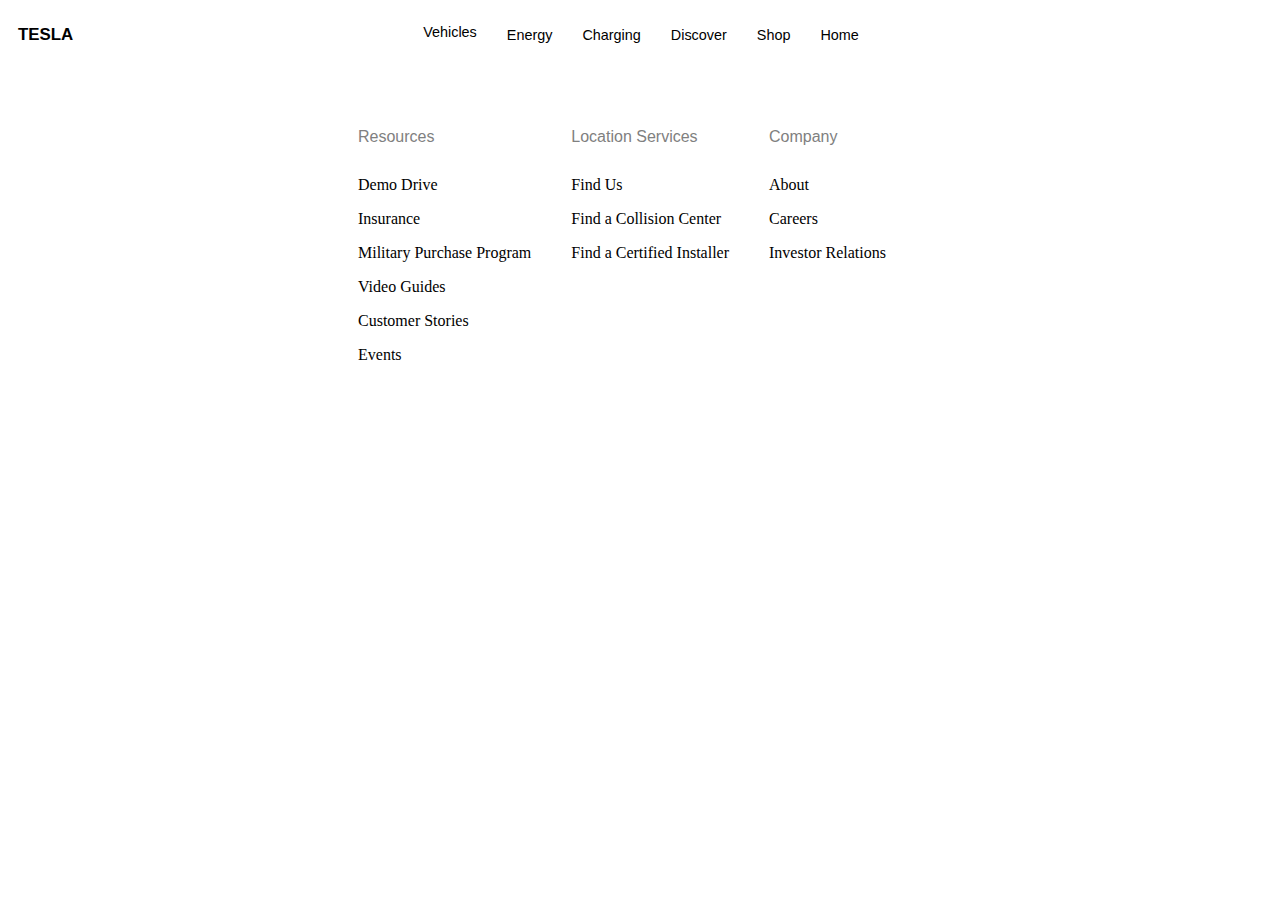
<file: discover.html>
<!DOCTYPE html>
<html lang="en">
    <head>
        <meta charset="UTF-8">
        <meta name="viewport" content="width=device-width, initial-scale=1.0">
        <link rel="stylesheet" href="discover.css">
        <title>Tesla | Discover</title>
    </head>
    <body>
        <div class="card">
            <nav class="nav">
                <h3 class="tesla">TESLA</h3>
                <p class="top"><a href="../vehicle/vehicle.html">Vehicles</a></p> 
                <p class="rem"><a href="../energy/energy.html">Energy</a></p>
                <p class="rem"><a href="../charging/charging.html">Charging</a></p> 
                <p class="rem">Discover</p>
                <p class="rem"><a href="../shop/shop.html">Shop</a></p>
                <p class="rem"><a href="../../index.html">Home</a></p>
            </nav>
            
            <div class="content" id="content">
                <div class="row1" id="resources-section">
                    <p class="row1-word1" role="heading" aria-level="2">Resources</p>
                    <p class="row1-word2" tabindex="0" role="button">Demo Drive</p>
                    <p class="row1-word2" tabindex="0" role="button">Insurance</p>
                    <p class="row1-word2" tabindex="0" role="button">Military Purchase Program</p>
                    <p class="row1-word2" tabindex="0" role="button">Video Guides</p>
                    <p class="row1-word2" tabindex="0" role="button">Customer Stories</p>
                    <p class="row1-word2" tabindex="0" role="button">Events</p>
                </div>
                
                <div class="row2" id="locations-section">
                    <p class="row2-word1" role="heading" aria-level="2">Location Services</p>
                    <p class="row1-word2" tabindex="0" role="button">Find Us</p>
                    <p class="row1-word2" tabindex="0" role="button">Find a Collision Center</p>
                    <p class="row1-word2" tabindex="0" role="button">Find a Certified Installer</p>
                </div>
                
                <div class="row3" id="company-section">
                    <p class="row3-word1" role="heading" aria-level="2">Company</p>
                    <p class="row1-word2" tabindex="0" role="button">About</p>
                    <p class="row1-word2" tabindex="0" role="button">Careers</p>
                    <p class="row1-word2" tabindex="0" role="button">Investor Relations</p>
                </div>
            </div>
        </div>

        <script src="discover.js"></script>
    </body>
</html>
</file>
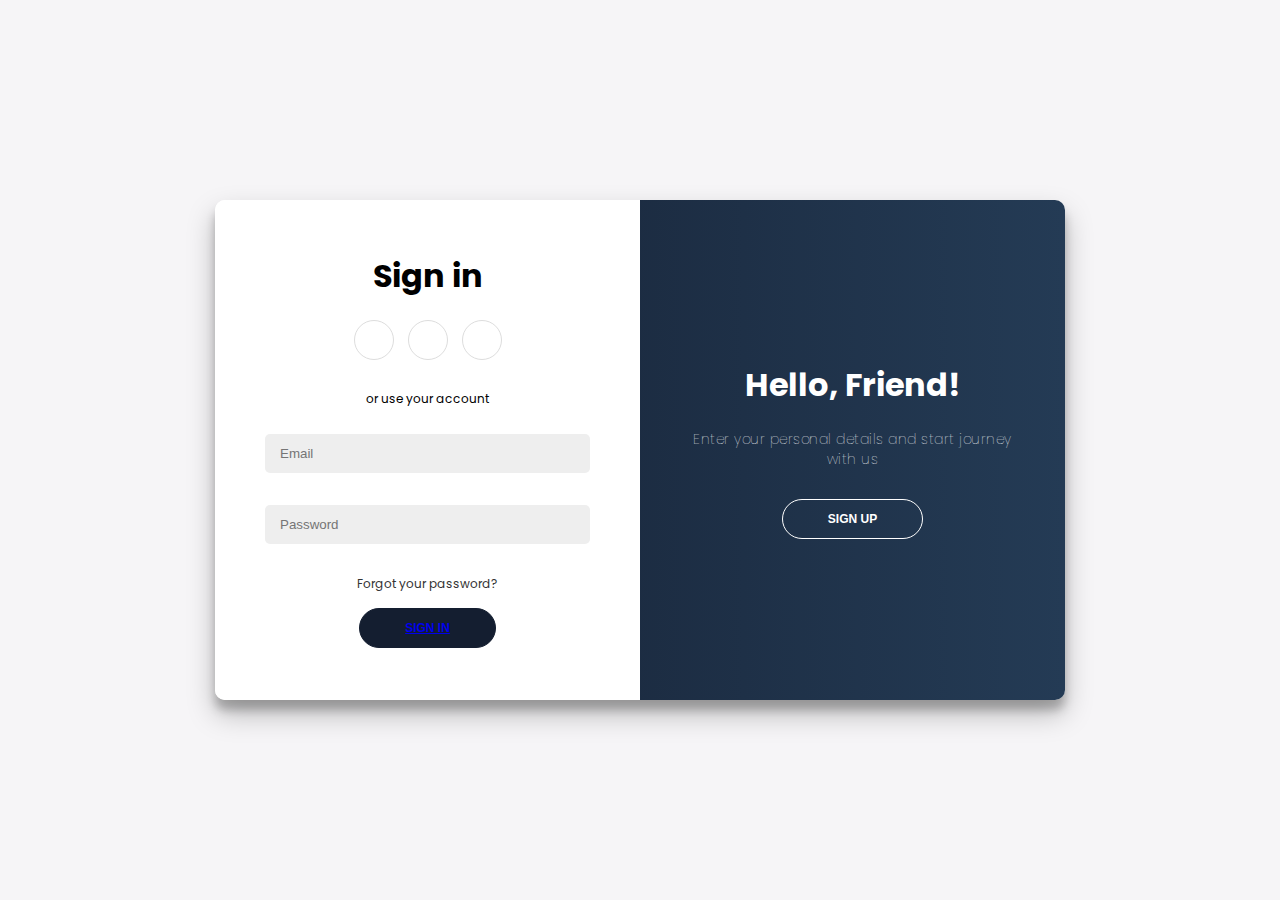
<file: login.html>
<!DOCTYPE html>
<html lang="en">
<head>
    <meta charset="UTF-8">
    <meta http-equiv="X-UA-Compatible" content="IE=edge">
    <meta name="viewport" content="width=device-width, initial-scale=1.0">
    <title>Sign in || Sign up from</title>
     <!-- font awesome icons -->
     <link rel="stylesheet" href="https://cdnjs.cloudflare.com/ajax/libs/font-awesome/6.1.1/css/all.min.css" integrity="sha512-KfkfwYDsLkIlwQp6LFnl8zNdLGxu9YAA1QvwINks4PhcElQSvqcyVLLD9aMhXd13uQjoXtEKNosOWaZqXgel0g==" crossorigin="anonymous" referrerpolicy="no-referrer" />
    <!-- css stylesheet -->
    <link rel="stylesheet" href="login.css">
</head>
<body>

    <div class="container" id="container">
        <div class="form-container sign-up-container">
            <form action="#">
                <h1>Create Account</h1>
                <div class="social-container">
                    <a href="#" class="social"><i class="fab fa-facebook-f"></i></a>
                    <a href="#" class="social"><i class="fab fa-google-plus-g"></i></a>
                    <a href="#" class="social"><i class="fab fa-linkedin-in"></i></a>
                </div>
                <span>or use your email for registration</span>
                <div class="infield">
                    <input type="text" placeholder="Name" />
                    <label></label>
                </div>
                <div class="infield">
                    <input type="email" placeholder="Email" name="email"/>
                    <label></label>
                </div>
                <div class="infield">
                    <input type="password" placeholder="Password" />
                    <label></label>
                </div>
            </form>
        </div>
        <div class="form-container sign-in-container">
            <form action="#">
                <h1>Sign in</h1>
                <div class="social-container">
                    <a href="#" class="social"><i class="fab fa-facebook-f"></i></a>
                    <a href="#" class="social"><i class="fab fa-google-plus-g"></i></a>
                    <a href="#" class="social"><i class="fab fa-linkedin-in"></i></a>
                </div>
                <span>or use your account</span>
                <div class="infield">
                    <input type="email" placeholder="Email" name="email"/>
                    <label></label>
                </div>
                <div class="infield">
                    <input type="password" placeholder="Password" />
                    <label></label>
                </div>
                <a href="#" class="forgot">Forgot your password?</a>
                <button> <a href="../../index.html">Sign In</a></button>
            </form>
        </div>
        <div class="overlay-container" id="overlayCon">
            <div class="overlay">
                <div class="overlay-panel overlay-left">
                    <h1>Welcome Back!</h1>
                    <p>To keep connected with us please login with your personal info</p>
                    <button>Sign In</button>
                </div>
                <div class="overlay-panel overlay-right">
                    <h1>Hello, Friend!</h1>
                    <p>Enter your personal details and start journey with us</p>
                    <button>Sign Up</button>
                </div>
            </div>
            <button id="overlayBtn"></button>
        </div>
    </div>
<!-- 
    <footer>
        <mark>See more on <a href="https://www.youtube.com/channel/UCHIkJZkap10qGFHq5ViIExg"></a></mark>
    </footer> -->
    
  <script src="login.js"></script>

</body>
</html>
</file>
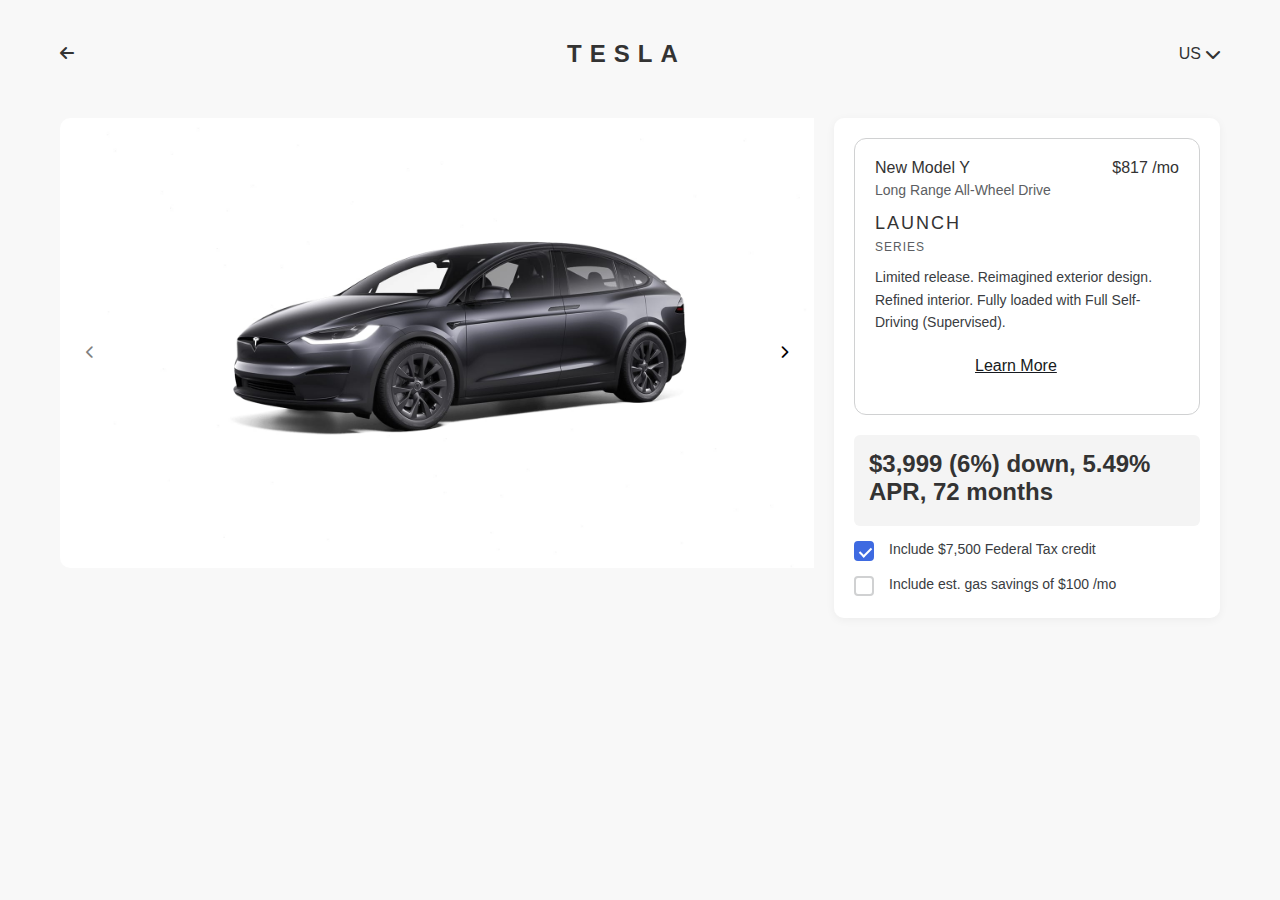
<file: orderpage.html>
<!DOCTYPE html>
<html lang="en">
<head>
    <meta charset="UTF-8">
    <meta name="viewport" content="width=device-width, initial-scale=1.0">
    <title>Tesla Model Y Gallery</title>
    <link rel="stylesheet" href="orderpage.css">
    <link rel="stylesheet" href="https://cdnjs.cloudflare.com/ajax/libs/font-awesome/6.0.0/css/all.min.css">
</head>
<body>
    <div class="container">
        <header>
            <div class="back-button" id="backButton">
                <i class="fas fa-arrow-left"></i>
            </div>
            <div class="logo">TESLA</div>
            <div class="right-header">
                <div class="language-selector">
                    <span>US</span>
                    <i class="fas fa-chevron-down"></i>
                </div>
                <!-- <button class="mobile-menu-btn" id="mobileMenuBtn">
                    <i class="fas fa-bars"></i>
                </button> -->
            </div>
        </header>
        
        <div class="main">
            <div class="gallery-container">
                <div class="nav-buttons">
                    <button class="nav-button prev" id="prevBtn"><i class="fas fa-chevron-left"></i></button>
                    <button class="nav-button next" id="nextBtn"><i class="fas fa-chevron-right"></i></button>
                </div>
                <div class="gallery-wrapper" id="galleryWrapper">
                    <div class="gallery" id="gallery">
                        <div class="gallery-item">
                            <img src="compositor.jpeg" alt="Tesla Model Y Front View">
                        </div>
                        <div class="gallery-item">
                            <img src="compositor (1).jpeg" alt="Tesla Model Y Side View">
                        </div>
                        <div class="gallery-item">
                            <img src="compositor (2).jpeg" alt="Tesla Model Y Rear View">
                        </div>
                        <div class="gallery-item">
                            <img src="compositor (3).jpeg" alt="Tesla Model Y Interior">
                        </div>
                        <div class="gallery-item">
                            <img src="compositor (4).jpeg" alt="Tesla Model Y Wheels">
                        </div>
                        <div class="gallery-item">
                            <img src="compositor (5).jpeg" alt="Tesla Model Y Wheels">
                        </div>
                    </div>
                </div>
            </div>
            
            <div class="product-info">
                <div class="pricing">
                    <div class="model-card">
                        <div class="model-header">
                            <div>
                                <div class="model-name">New Model Y</div>
                                <div class="model-range">Long Range All-Wheel Drive</div>
                            </div>
                            <div class="model-price">$817 /mo</div>
                        </div>
        
                        <div class="launch-series">LAUNCH<br><span class="series-text">SERIES</span></div>
        
                        <div class="model-description">
                            Limited release. Reimagined exterior design. Refined interior. Fully loaded with Full Self-Driving (Supervised). <span class="learn-more">Learn More</span>
                        </div>
                    </div>
                    
                    <div class="finance-details">
                        <div class="finance-amount">$3,999 (6%) down, 5.49% APR, 72 months</div>
                    </div>
        
                    <div class="checkbox-container">
                        <div class="custom-checkbox checked" id="taxCreditCheckbox"></div>
                        <div class="checkbox-label">Include $7,500 Federal Tax credit</div>
                    </div>
        
                    <div class="checkbox-container">
                        <div class="custom-checkbox" id="gasSavingsCheckbox"></div>
                        <div class="checkbox-label">Include est. gas savings of $100 /mo</div>
                    </div>

                    <div class="charging">
                        <h1>Charging</h1>
                        <span class="spa">Every Tesla includes access to the largest global Supercharging network</span>
        
                        <div class="charger-container">
                            <div class="price">$420</div>
                            <div class="product-name">Home Charger</div>
                            <div class="specs">Up to 44 mi range per hour, professional installation required</div>
                            
                            <div class="charger-image">
                                <img src="WC_ConfigV4.avif" alt="Tesla Home Charger">
                            </div>
                            
                            <div class="included">Mobile Charger is included with New Model Y Launch Series purchases</div>
                            <a href="#" class="learn-more">Learn More <i class="fas fa-chevron-right"></i></a>
                        </div>
                    </div>

                    <div class="accessories-section">
                        <h2 class="section-title">Accessories</h2>
                        
                        <div class="accessories-list">
                            <div class="accessory-option">
                                <div class="accessory-checkbox"></div>
                                <div class="accessory-info">
                                    <div class="accessory-name">Center Console Trays</div>
                                    <div class="accessory-price">$35</div>
                                </div>
                            </div>
                            
                            <div class="accessory-option">
                                <div class="accessory-checkbox"></div>
                                <div class="accessory-info">
                                    <div class="accessory-name">All-Weather Interior Liners</div>
                                    <div class="accessory-price">$240</div>
                                </div>
                            </div>
                            
                            <div class="accessory-option">
                                <div class="accessory-checkbox"></div>
                                <div class="accessory-info">
                                    <div class="accessory-name">Roof Rack</div>
                                    <div class="accessory-price">$500</div>
                                </div>
                            </div>
                        </div>
                        
                        <a href="#" class="learn-more">Learn More <i class="fas fa-chevron-right"></i></a>
                    </div>

                    <h1>Enter Delivery ZIP</h1>
                    <input type="text" class="input-field" placeholder="Enter Delivery ZIP">
                    
                    <div class="details-toggle">
                        <span>Show Pricing Details</span>
                        <span>▼</span>
                    </div>
                    
                    <div class="price-details">
                        <div class="total-price">
                            <span>Est. Purchase Price</span>
                            <span>$61,630</span>
                        </div>
                        <div class="price-breakdown">
                            <span>After Federal Tax Credit if eligible</span>
                            <span>$54,130</span>
                        </div>
                        <div class="price-breakdown">
                            <span>Includes Destination and Order Fee</span>
                            <span></span>
                        </div>
                    </div>
                    
                    <div class="price-details">
                        <div class="total-price">
                            <span>Due Today</span>
                            <span>$250</span>
                        </div>
                        <div class="price-breakdown">
                            <span>Non-refundable Order Fee</span>
                            <span></span>
                        </div>
                    </div>
                    
                    <button class="cta-button"><a href="./orderwithcard/orderwith-card.html">Order with Card</a></button>
                </div>
            </div>
        </div>
    </div>

    <!-- Mobile Navigation Menu -->
    <!-- <div class="mobile-nav" id="mobileNav">
        <div class="mobile-nav-header">
            <div class="mobile-logo">TESLA</div>
            <button class="close-menu" id="closeMenu">
                <i class="fas fa-times"></i>
            </button>
        </div>
        <div class="mobile-nav-content">
            <div class="mobile-nav-item active">Model Y</div>
            <div class="mobile-nav-item">Model 3</div>
            <div class="mobile-nav-item">Model S</div>
            <div class="mobile-nav-item">Model X</div>
            <div class="mobile-nav-item">Cybertruck</div>
            <div class="mobile-nav-item">Energy</div>
            <div class="mobile-nav-item">Charging</div>
            <div class="mobile-nav-item">Shop</div>
        </div>
    </div>
    <div class="overlay" id="overlay"></div> -->
    
    <script src="orderpage.js"></script>
</body>
</html>
</file>
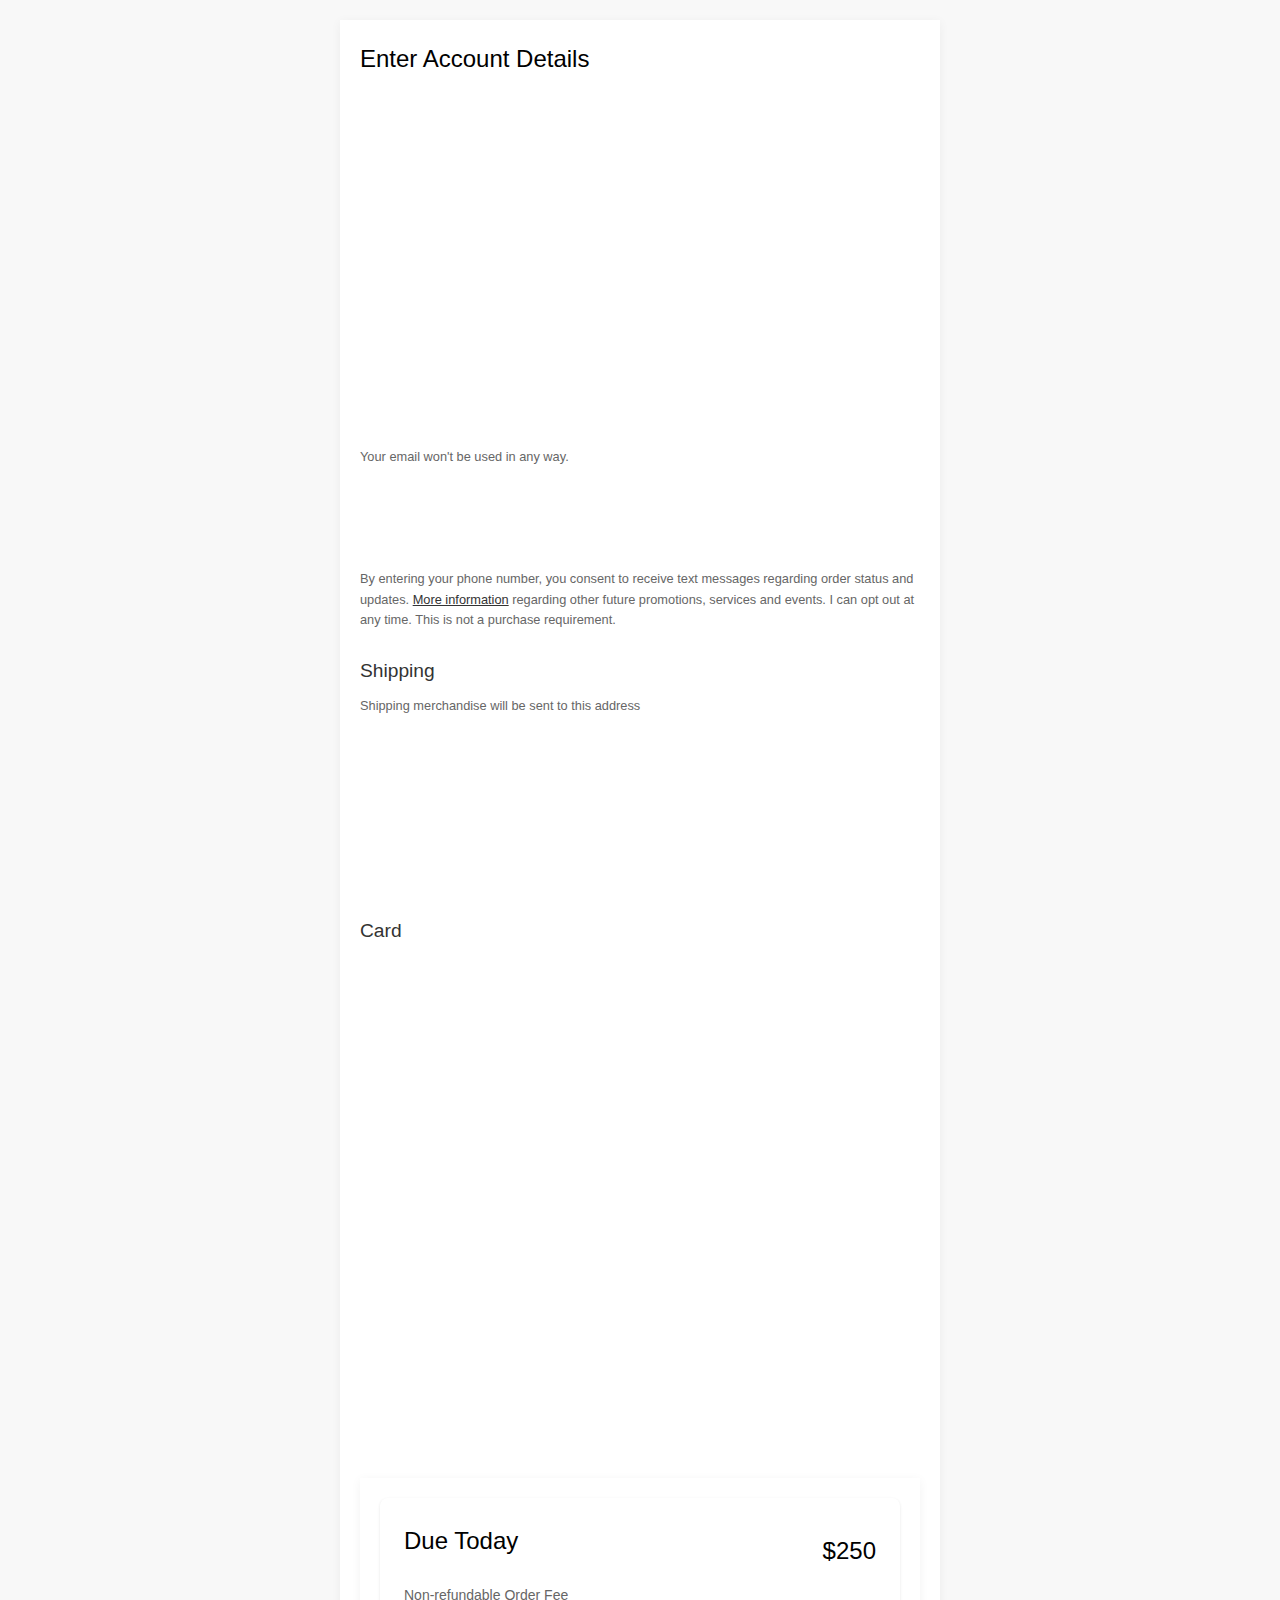
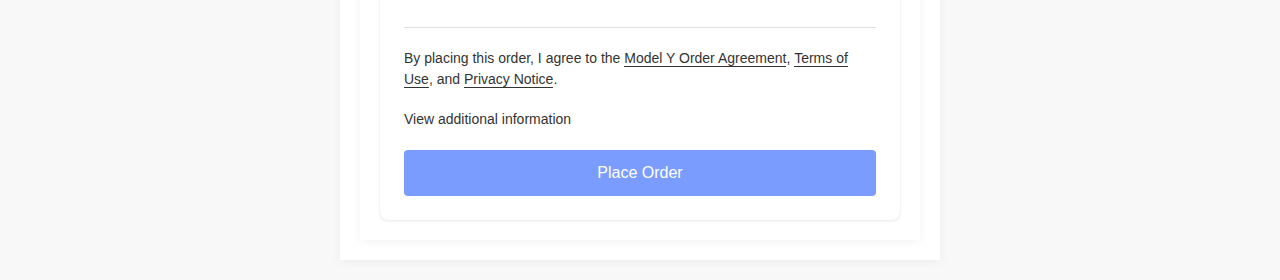
<file: orderwith-card.html>
<!DOCTYPE html>
<html lang="en">
<head>
    <meta charset="UTF-8">
    <meta name="viewport" content="width=device-width, initial-scale=1.0">
    <title>Account Details Form</title>
    <link rel="stylesheet" href="orderwithcard.css">
</head>
<body>
    <div class="container">
        <form id="accountForm">
            <h2>Enter Account Details</h2>
            
            <div class="form-group">
                <label for="firstName">First Name</label>
                <input type="text" id="firstName" class="form-control" required>
            </div>
            
            <div class="form-group">
                <label for="lastName">Last Name</label>
                <input type="text" id="lastName" class="form-control" required>
            </div>
            
            <div class="form-group">
                <label for="email">Email Address</label>
                <input type="email" id="email" class="form-control" required>
            </div>
            
            <div class="form-group">
                <label for="confirmEmail">Confirm Email Address</label>
                <input type="email" id="confirmEmail" class="form-control" required>
            </div>
            
            <div class="form-note">
                <p>Your email won't be used in any way.</p>
            </div>
            
            <div class="form-group">
                <label for="phone">Mobile Phone Number</label>
                <div class="phone-input">
                    <div class="country-code">
                        <select id="countryCode">
                            <option value="+1">US +1</option>
                            <option value="+44">UK +44</option>
                            <option value="+61">AU +61</option>
                            <option value="+33">FR +33</option>
                        </select>
                    </div>
                    <input type="tel" id="phone" class="form-control" placeholder="(555) 555-0123" required>
                </div>
            </div>
            
            <div class="form-note">
                <p>By entering your phone number, you consent to receive text messages regarding order status and updates. <a href="#">More information</a> regarding other future promotions, services and events. I can opt out at any time. This is not a purchase requirement.</p>
            </div>
            
            <h3>Shipping</h3>
            <div class="form-note">
                <p>Shipping merchandise will be sent to this address</p>
            </div>
            
            <div class="form-group">
                <label for="address">Address</label>
                <input type="text" id="address" class="form-control" placeholder="Enter shipping address" required>
            </div>
            
            <div class="form-group">
                <label for="apartment">Apartment, Suite, etc (optional)</label>
                <input type="text" id="apartment" class="form-control">
            </div>
            
            <h3>Card</h3>
            <div class="form-group">
                <label for="nameOnCard">Name on Card</label>
                <input type="text" id="nameOnCard" class="form-control" required>
            </div>
            
            <div class="form-group">
                <label for="cardNumber">Card Number</label>
                <input type="text" id="cardNumber" class="form-control" required>
            </div>
            
            <div class="form-row">
                <div class="form-group half">
                    <label for="expirationMonth">Expiration Month</label>
                    <select id="expirationMonth" class="form-control" required>
                        <option value="" disabled selected>Select Month</option>
                        <option value="01">01 - January</option>
                        <option value="02">02 - February</option>
                        <option value="03">03 - March</option>
                        <option value="04">04 - April</option>
                        <option value="05">05 - May</option>
                        <option value="06">06 - June</option>
                        <option value="07">07 - July</option>
                        <option value="08">08 - August</option>
                        <option value="09">09 - September</option>
                        <option value="10">10 - October</option>
                        <option value="11">11 - November</option>
                        <option value="12">12 - December</option>
                    </select>
                </div>
                
                <div class="form-group half">
                    <label for="expirationYear">Expiration Year</label>
                    <select id="expirationYear" class="form-control" required>
                        <option value="" disabled selected>Select Year</option>
                        <option value="2024">2024</option>
                        <option value="2025">2025</option>
                        <option value="2026">2026</option>
                        <option value="2027">2027</option>
                        <option value="2028">2028</option>
                        <option value="2029">2029</option>
                        <option value="2030">2030</option>
                    </select>
                </div>
            </div>
            
            <div class="form-group">
                <label for="securityCode">Security Code</label>
                <input type="text" id="securityCode" class="form-control" required>
            </div>
            
            <div class="form-group">
                <label for="billingZip">Billing ZIP Code</label>
                <input type="text" id="billingZip" class="form-control" required>
            </div>
            
            <div class="form-group">
                <label for="deliveryZip">Delivery ZIP</label>
                <input type="text" id="deliveryZip" class="form-control" placeholder="Enter Delivery ZIP" required>
            </div>
            <div class="container">
                <div class="payment-summary">
                    <div class="summary-header">
                        <h2>Due Today</h2>
                        <span class="price">$250</span>
                    </div>
                    <p class="fee-description">Non-refundable Order Fee</p>
                    
                    <div class="divider"></div>
                    
                    <p class="terms-text">
                        By placing this order, I agree to the 
                        <a href="#" class="terms-link">Model Y Order Agreement</a>, 
                        <a href="#" class="terms-link">Terms of Use</a>, and 
                        <a href="#" class="terms-link">Privacy Notice</a>.
                    </p>
                    
                    <a href="#" class="additional-info" id="viewMoreInfo">View additional information</a>
                    
                    <div class="additional-content" id="additionalContent">
                        <p>This order requires a non-refundable fee of $250 which will be applied to your final payment. Delivery timing may vary based on your configuration and location.</p>
                    </div>
                    
                    <button class="place-order-btn" id="placeOrderBtn">Place Order</button>
                </div>
            </div>
            <!-- <div class="form-group">
                <button type="submit" class="submit-btn">Submit</button>
            </div> -->
        </form>
    </div>
    <script src="oredrwithcard.js"></script>
</body>
</html>
</file>
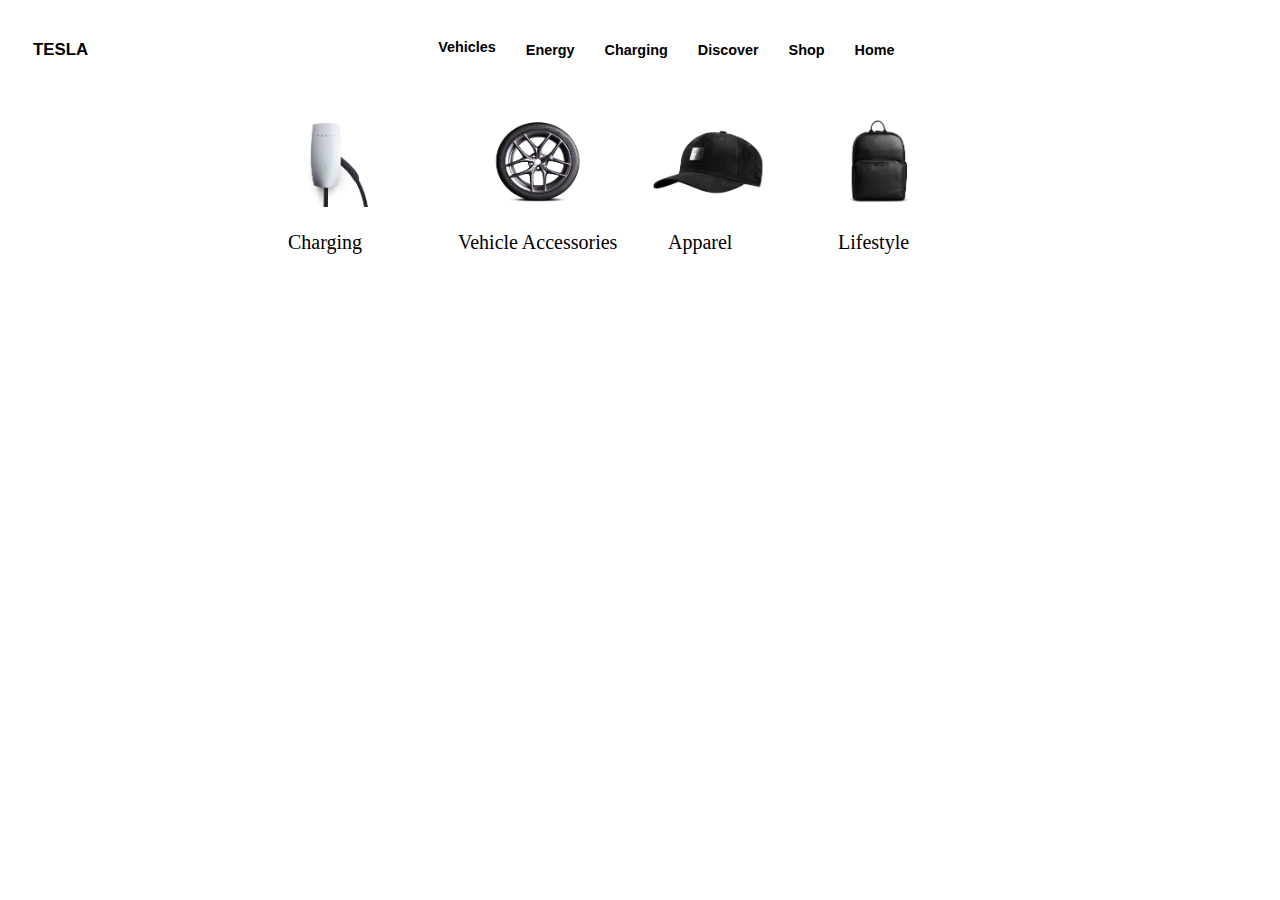
<file: shop.html>
<!DOCTYPE html>
<html>
    <head>
        <meta charset="UTF-8">
        <meta name="viewport" content="width=device-width, initial-scale=1.0">
        <link rel="stylesheet" href="shop.css">
        <title>Tesla Shop</title>
        <!-- Font Awesome for menu icon -->
        <link rel="stylesheet" href="https://cdnjs.cloudflare.com/ajax/libs/font-awesome/6.0.0-beta3/css/all.min.css">
    </head>
    <body>
    <div class="vehi">
        <nav class="nav">
            <h3 class="tesla">TESLA</h3>
            
            <button class="mobile-menu-btn" id="mobile-menu-toggle">
                <i class="fas fa-bars"></i>
            </button>
            
            <div class="nav-links" id="nav-links">
                <p class="top"><a href="../vehicle/vehicle.html">Vehicles</a></p> 
                <p class="rem"><a href="../energy/energy.html">Energy</a></p>
                <p class="rem"><a href="../charging/charging.html">Charging</a></p>
                <p class="rem"><a href="../Discover/discover.html">Discover</a></p>
                <p class="rem">Shop</p>
                <p class="rem"><a href="../../index.html">Home</a></p>
            </div>
        </nav>
        
        <div class="models">
          <div class="one">
              <img class="s" src="Shop img1.avif" alt="Charging">
              <p class="para">Charging</p>
          </div>
          <div class="two">
               <img class="r3" src="shop img2.avif" alt="Vehicle Accessories">
               <p class="para">Vehicle Accessories</p>
          </div>
          <div class="three">
            <img class="y" src="shop img3.avif" alt="Apparel">
            <p class="para">Apparel</p>
          </div>
          <div class="three">
            <img class="z" src="shop img4.avif" alt="Lifestyle">
            <p class="para">Lifestyle</p>
          </div>
        </div>  
    </div>
    
    <script src="shop.js"></script>
    </body>
</html>
</file>
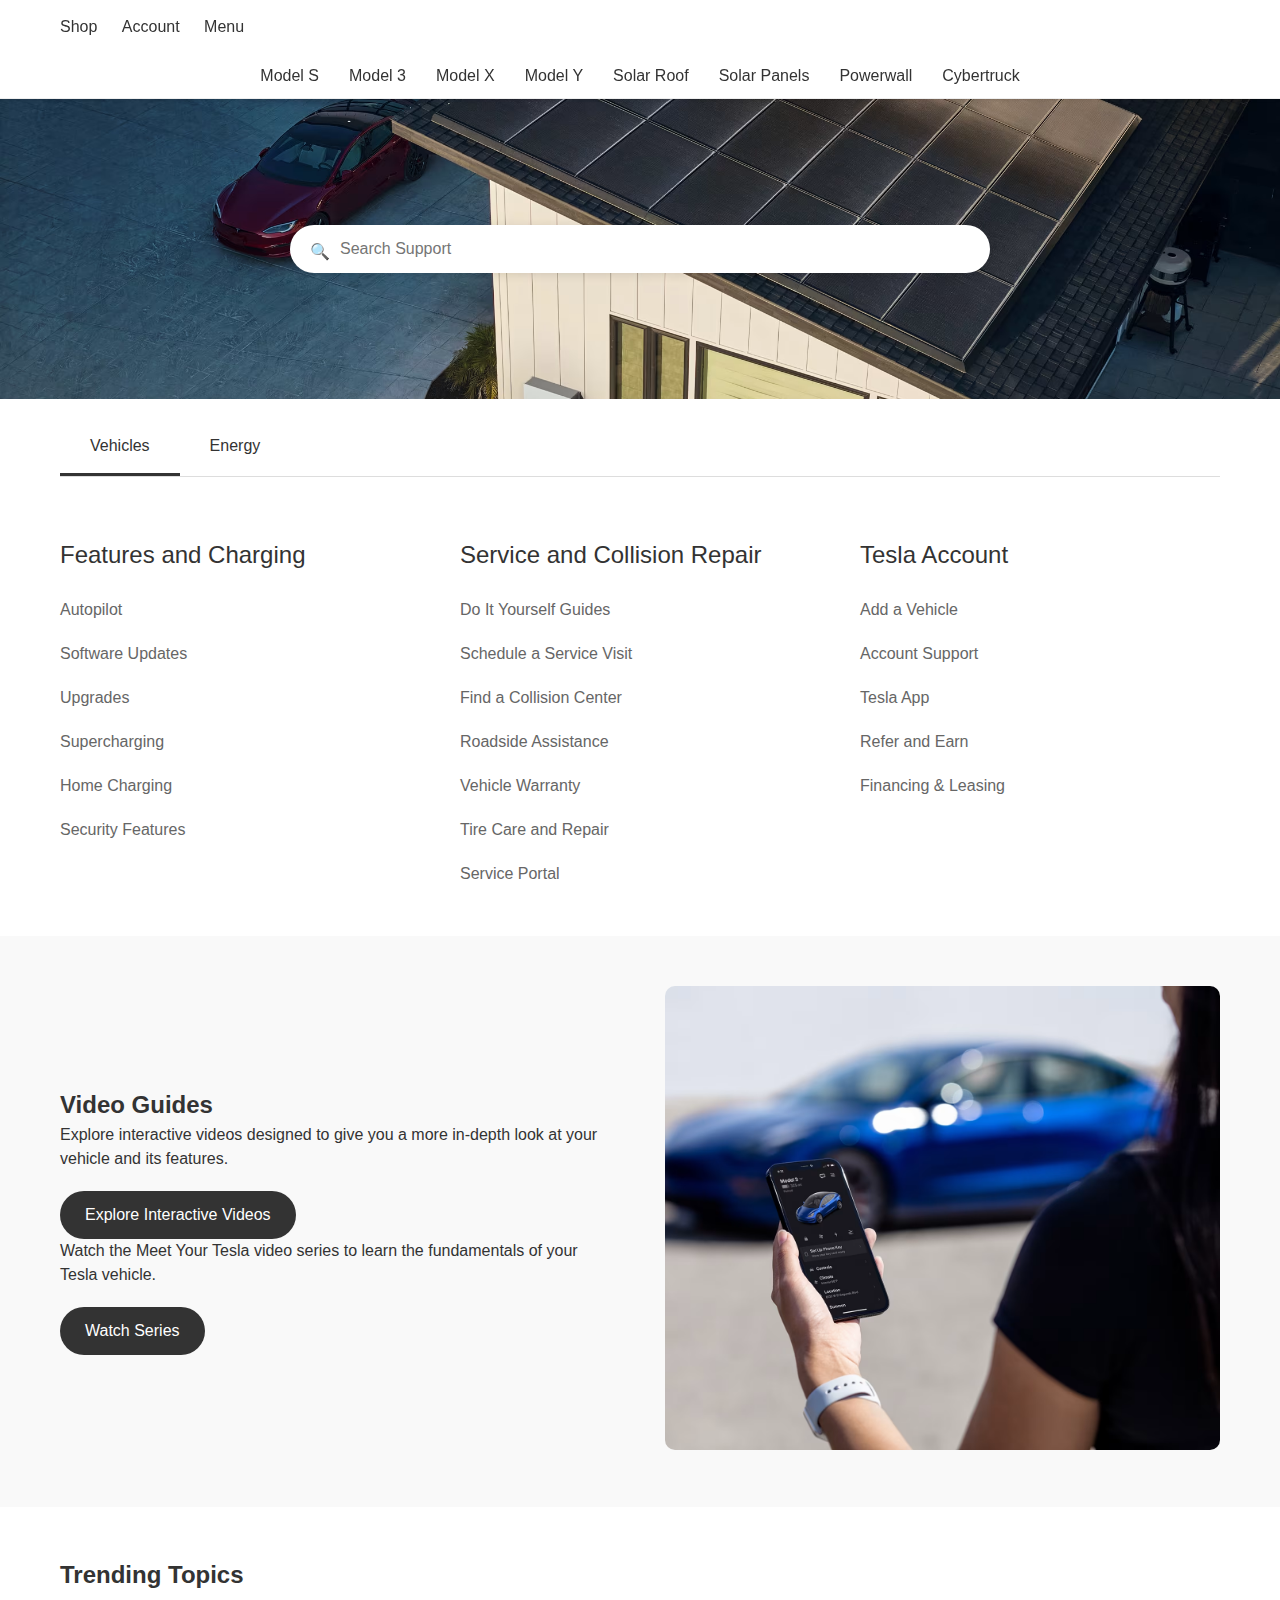
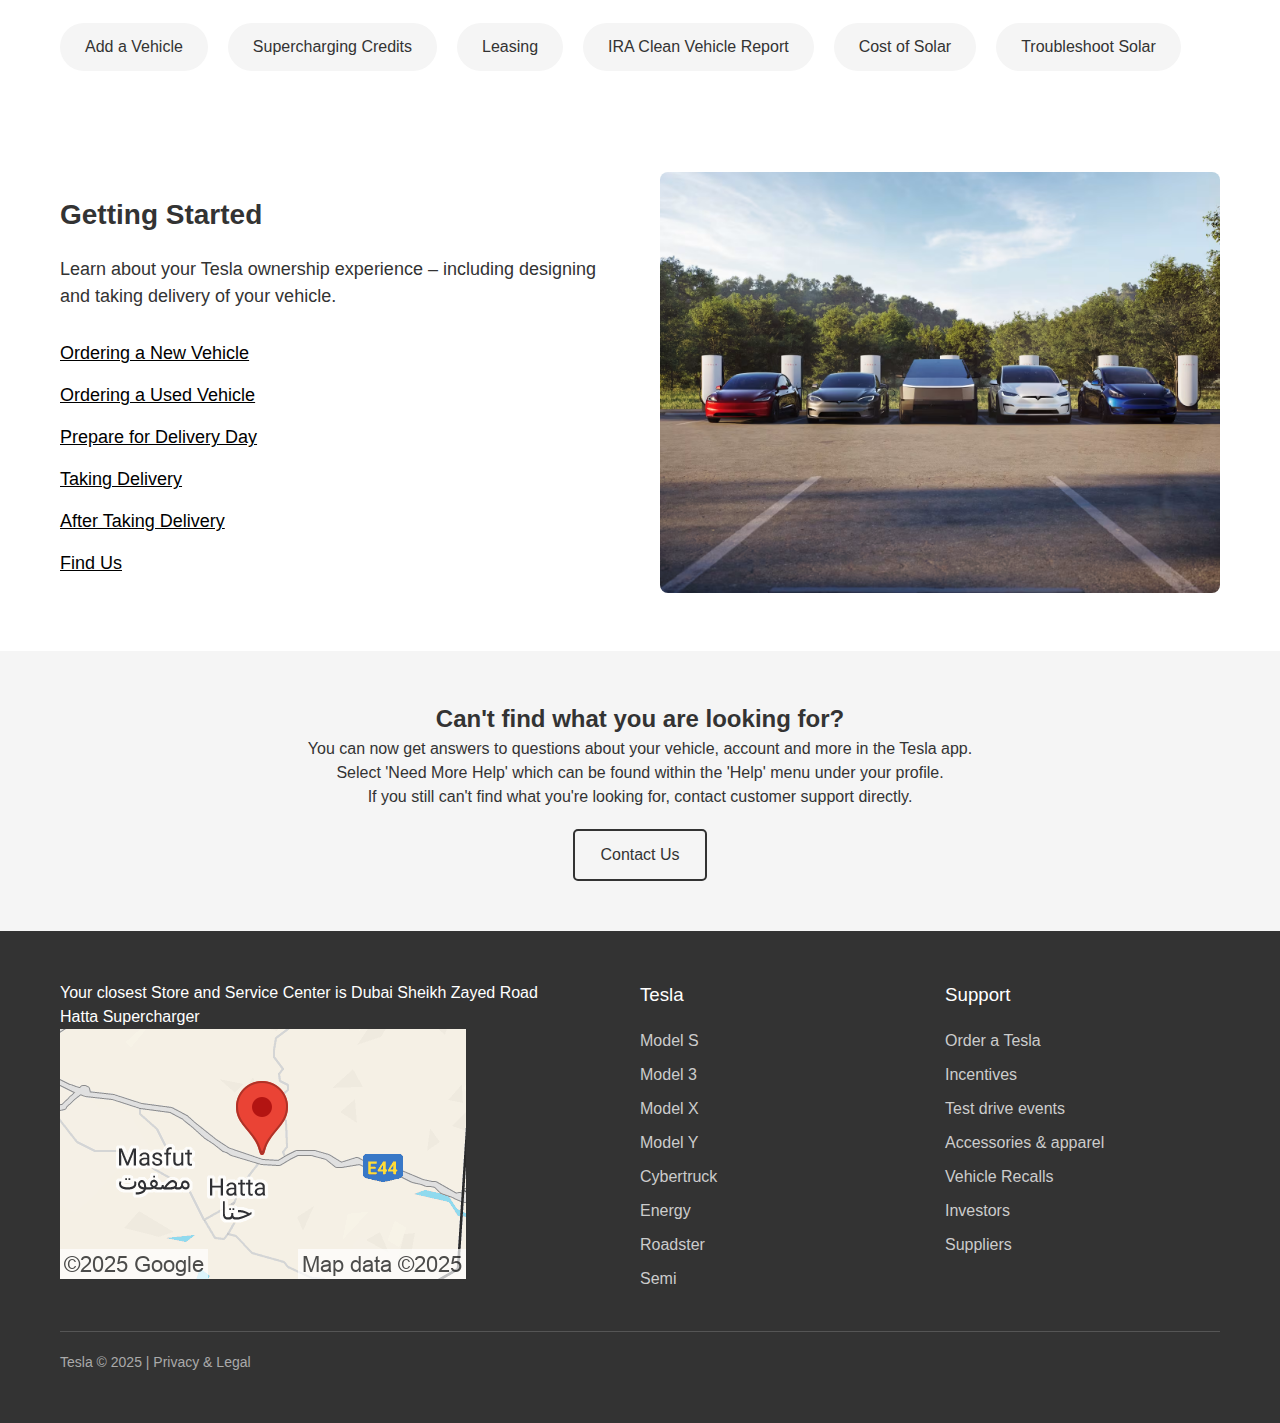
<file: support.html>
<!DOCTYPE html>
<html lang="en">
<head>
    <meta charset="UTF-8">
    <meta name="viewport" content="width=device-width, initial-scale=1.0">
    <title>Tesla Support</title>
    <link rel="stylesheet" href="support.css">
</head>
<body>
    <header>
        <div class="container">
            <div class="top-nav">
                <div>
                    <a href="#">Shop</a>
                    <a href="#">Account</a>
                    <a href="#">Menu</a>
                </div>
            </div>
        </div>
        <div class="model-links">
            <a href="#">Model S</a>
            <a href="#">Model 3</a>
            <a href="#">Model X</a>
            <a href="#">Model Y</a>
            <a href="#">Solar Roof</a>
            <a href="#">Solar Panels</a>
            <a href="#">Powerwall</a>
            <a href="#">Cybertruck</a>
        </div>
    </header>
    
    <section class="hero">
        <!-- <div class="nontop-nav">
            <div>
                <a href="#">Shop</a>
                <a href="#">Account</a>
                <a href="#">Menu</a>
            </div> -->
        </div>
        <div class="search-container">
            <input type="text" class="search-box" placeholder="Search Support">
            <span class="search-icon">🔍</span>
        </div>
    </section>
    
    <div class="container">
        <div class="tab-nav">
            <div class="tab active" data-tab="vehicles">Vehicles</div>
            <div class="tab" data-tab="energy">Energy</div>
        </div>
        
        <div class="tab-content active" id="vehicles-content">
            <div class="category-grid">
                <div class="category-column">
                    <h2>Features and Charging</h2>
                    <a href="#" class="category-link">Autopilot</a>
                    <a href="#" class="category-link">Software Updates</a>
                    <a href="#" class="category-link">Upgrades</a>
                    <a href="#" class="category-link">Supercharging</a>
                    <a href="#" class="category-link">Home Charging</a>
                    <a href="#" class="category-link">Security Features</a>
                </div>
                <div class="category-column">
                    <h2>Service and Collision Repair</h2>
                    <a href="#" class="category-link">Do It Yourself Guides</a>
                    <a href="#" class="category-link">Schedule a Service Visit</a>
                    <a href="#" class="category-link">Find a Collision Center</a>
                    <a href="#" class="category-link">Roadside Assistance</a>
                    <a href="#" class="category-link">Vehicle Warranty</a>
                    <a href="#" class="category-link">Tire Care and Repair</a>
                    <a href="#" class="category-link">Service Portal</a>
                </div>
                <div class="category-column">
                    <h2>Tesla Account</h2>
                    <a href="#" class="category-link">Add a Vehicle</a>
                    <a href="#" class="category-link">Account Support</a>
                    <a href="#" class="category-link">Tesla App</a>
                    <a href="#" class="category-link">Refer and Earn</a>
                    <a href="#" class="category-link">Financing & Leasing</a>
                </div>
            </div>
        </div>
        
        <div class="tab-content" id="energy-content">
            <div class="category-grid">
                <div class="category-column">
                    <h2>Powerwall</h2>
                    <a href="#" class="category-link">How Powerwall Works</a>
                    <a href="#" class="category-link">System Design</a>
                    <a href="#" class="category-link">Prepare for Installation</a>
                    <a href="#" class="category-link">Tesla App for Energy</a>
                    <a href="#" class="category-link">Get Help and Schedule Service</a>
                    <a href="#" class="category-link">Documents</a>
                    <a href="#" class="category-link">Learn More</a>
                </div>
                <div class="category-column">
                    <h2>Solar Roof</h2>
                    <a href="#" class="category-link">Why Solar Roof</a>
                    <a href="#" class="category-link">Installation Overview</a>
                    <a href="#" class="category-link">Installation Process</a>
                    <a href="#" class="category-link">Troubleshooting Your System</a>
                    <a href="#" class="category-link">Frequently Asked Questions</a>
                    <a href="#" class="category-link">Monitoring</a>
                    <a href="#" class="category-link">Learn More</a>
                </div>
                <div class="category-column">
                    <h2>Solar Panels</h2>
                    <a href="#" class="category-link">Why Tesla Solar</a>
                    <a href="#" class="category-link">Solar Panel Sizing and Design</a>
                    <a href="#" class="category-link">Turn On Your System</a>
                    <a href="#" class="category-link">Billing</a>
                    <a href="#" class="category-link">Troubleshooting Your System</a>
                    <a href="#" class="category-link">Transferring Ownership of Your Solar System</a>
                    <a href="#" class="category-link">Learn More</a>
                </div>
            </div>
        </div>
    </div>
    
    <section class="video-section">
        <div class="container">
            <div class="video-content">
                <div class="video-text">
                    <h2>Video Guides</h2>
                    <p>Explore interactive videos designed to give you a more in-depth look at your vehicle and its features.</p>
                    <a href="#" class="btn">Explore Interactive Videos</a>
                    <p>Watch the Meet Your Tesla video series to learn the fundamentals of your Tesla vehicle.</p>
                    <a href="#" class="btn">Watch Series</a>
                </div>
                <div class="video-image">
                    <img src="main-support-landing-tesla-app.avif" alt="Tesla mobile app screenshot">
                </div>
            </div>
        </div>
    </section>
    
    <section class="trending-section">
        <div class="container">
            <h2>Trending Topics</h2>
            <div class="trending-topics">
                <a href="#" class="trending-topic">Add a Vehicle</a>
                <a href="#" class="trending-topic">Supercharging Credits</a>
                <a href="#" class="trending-topic">Leasing</a>
                <a href="#" class="trending-topic">IRA Clean Vehicle Report</a>
                <a href="#" class="trending-topic">Cost of Solar</a>
                <a href="#" class="trending-topic">Troubleshoot Solar</a>
            </div>
        </div>
    </section>
    
    <section class="getting-started-section">
        <div class="container getting-started-container">
            <div class="left-section">
                <h1>Getting Started</h1>
                <p>Learn about your Tesla ownership experience – including designing and taking delivery of your vehicle.</p>
                <div class="links">
                    <a href="#">Ordering a New Vehicle</a>
                    <a href="#">Ordering a Used Vehicle</a>
                    <a href="#">Prepare for Delivery Day</a>
                    <a href="#">Taking Delivery</a>
                    <a href="#">After Taking Delivery</a>
                    <a href="#">Find Us</a>
                </div>
            </div>
            <div class="right-section">
                <img src="support-getting-started.avif" alt="Tesla Cars">
            </div>
        </div>
    </section>
    
    <section class="help-section">
        <div class="container">
            <div class="help-text">
                <h2>Can't find what you are looking for?</h2>
                <p>You can now get answers to questions about your vehicle, account and more in the Tesla app. Select 'Need More Help' which can be found within the 'Help' menu under your profile.</p>
                <p>If you still can't find what you're looking for, contact customer support directly.</p>
                <a href="#" class="contact-btn">Contact Us</a>
            </div>
        </div>
    </section>
    
    <footer>
        <div class="container">
            <div class="footer-grid">
                <div class="footer-location">
                    <p>Your closest Store and Service Center is Dubai Sheikh Zayed Road</p>
                    <p>Hatta Supercharger</p>
                    <img src="staticmap.png" alt="Map location">
                </div>
                <div class="footer-links">
                    <h3>Tesla</h3>
                    <a href="#">Model S</a>
                    <a href="#">Model 3</a>
                    <a href="#">Model X</a>
                    <a href="#">Model Y</a>
                    <a href="#">Cybertruck</a>
                    <a href="#">Energy</a>
                    <a href="#">Roadster</a>
                    <a href="#">Semi</a>
                </div>
                <div class="footer-links">
                    <h3>Support</h3>
                    <a href="#">Order a Tesla</a>
                    <a href="#">Incentives</a>
                    <a href="#">Test drive events</a>
                    <a href="#">Accessories & apparel</a>
                    <a href="#">Vehicle Recalls</a>
                    <a href="#">Investors</a>
                    <a href="#">Suppliers</a>
                </div>
            </div>
            <div class="copyright">
                <p>Tesla © 2025 | Privacy & Legal</p>
            </div>
        </div>
    </footer>
    
    <script src="support.js"></script>
</body>
</html>
</file>
<file: discover.css>
.card{
box-shadow: 0px 5px 10px rgba(0, 0, 0, 0);
    
background-color:white;
border-radius: 15px;
width: 1250px;
height: 480px;
}
.nav{
font-family: 'Gotham', Arial, Helvetica, sans-serif;
display: flex;
/* font-weight: bold; */
font-size: 0.9rem;
cursor: pointer;
text-decoration: none;

}
.nav p a {
    color: black;
    text-decoration: none;
}


.top{
margin-left: 350px;
margin-bottom: 20px;
cursor: pointer;

}
.tesla{
margin-left: 10px;
cursor: pointer;
font-family: 'Lucida Sans', 'Lucida Sans Regular', 'Lucida Grande', 'Lucida Sans Unicode', Geneva, Verdana, sans-serif;
}
.rem{
    text-decoration-color: black;
    
margin-left: 30px;
cursor: pointer;
text-decoration: none;
}
.content{
display: flex;
margin-top: 50px;
}
.row1{
margin-left: 350px;
}
.row2{
margin-left: 40px;
}
.row3{
margin-left: 40px;
}
.row1-word1{
margin-bottom: 30px;
color: gray;
font-family: 'Lucida Sans', 'Lucida Sans Regular', 'Lucida Grande', 'Lucida Sans Unicode', Geneva, Verdana, sans-serif;
}
.row2-word1{
margin-bottom: 30px;
color: gray;
font-family: 'Lucida Sans', 'Lucida Sans Regular', 'Lucida Grande', 'Lucida Sans Unicode', Geneva, Verdana, sans-serif;
}
.row3-word1{
margin-bottom: 30px;
color: gray;
font-family: 'Lucida Sans', 'Lucida Sans Regular', 'Lucida Grande', 'Lucida Sans Unicode', Geneva, Verdana, sans-serif;
}
.row1-word2{
color: black;
font-family: 'Gill Sans', 'Gill Sans MT', Calibri, 'Trebuchet MS', sans-serif;
}



/* Mobile navigation styles */
.mobile-menu-btn {
    display: none;
    background: none;
    border: none;
    font-size: 24px;
    cursor: pointer;
    padding: 5px;
    color: #333;
}

.nav-links {
    display: flex;
    align-items: center;
}

/* Responsive styles */
@media (max-width: 1200px) {
    .card {
        width: 95%;
        height: auto;
        min-height: 480px;
        margin: 0 auto;
        padding: 15px;
    }
    
    .top {
        margin-left: 50px;
    }
    
    .content {
        justify-content: center;
        gap: 40px;
    }
    
    .row1, .row2, .row3 {
        margin: 0;
    }
}

@media (max-width: 992px) {
    .top {
        margin-left: 20px;
    }
    
    .rem {
        margin-left: 20px;
    }
    
    .content {
        justify-content: space-around;
        padding: 0 10px;
    }
}

@media (max-width: 768px) {
    .card {
        border-radius: 10px;
        box-shadow: 0px 2px 5px rgba(0, 0, 0, 0.1);
        padding: 15px 10px;
    }
    
    .mobile-menu-btn {
        display: block;
    }
    
    .nav {
        justify-content: space-between;
        padding: 10px 15px;
        align-items: center;
    }
    
    .tesla {
        margin: 0;
    }
    
    .nav-links {
        display: none;
        width: 100%;
        flex-direction: column;
        text-align: center;
        padding: 10px 0;
        position: absolute;
        top: 50px;
        left: 0;
        background-color: white;
        box-shadow: 0 5px 10px rgba(0,0,0,0.1);
        z-index: 10;
    }
    
    .nav-links.active {
        display: flex;
    }
    
    .top, .rem {
        margin: 12px 0;
        width: 100%;
    }
    
    .content {
        flex-direction: column;
        align-items: stretch;
        margin-top: 20px;
    }
    
    .row1, .row2, .row3 {
        width: 100%;
        margin-bottom: 10px;
    }
    
    /* Accordion styles */
    .accordion-header {
        display: flex;
        justify-content: space-between;
        align-items: center;
        padding: 15px;
        background-color: #f8f8f8;
        border-radius: 5px;
        margin-bottom: 5px;
        cursor: pointer;
        font-weight: bold;
        font-family: 'Lucida Sans', sans-serif;
    }
    
    .accordion-header::after {
        content: '+';
        font-size: 20px;
    }
    
    .accordion-header.active::after {
        content: '-';
    }
    
    .accordion-content {
        max-height: 0;
        overflow: hidden;
        transition: max-height 0.3s ease;
        padding: 0 15px;
    }
    
    .accordion-content.active {
        max-height: 1000px;
        padding: 10px 15px;
    }
    
    .row1-word1, .row2-word1, .row3-word1 {
        display: none;
    }
}

@media (max-width: 480px) {
    .card {
        width: 100%;
        border-radius: 0;
        box-shadow: none;
        padding: 10px 5px;
    }
    
    .accordion-header {
        padding: 12px 10px;
    }
    
    .row1-word2 {
        font-size: 15px;
        padding: 8px 0;
    }
    
    .mobile-footer {
        padding: 15px 0;
        font-size: 14px;
    }
}

/* Animation for dropdown menu */
@keyframes fadeIn {
    from { opacity: 0; transform: translateY(-10px); }
    to { opacity: 1; transform: translateY(0); }
}

.nav-links.active {
    animation: fadeIn 0.3s ease forwards;
}

/* Mobile footer */
.mobile-footer {
    display: none;
    text-align: center;
    padding: 20px 0;
    margin-top: 20px;
    border-top: 1px solid #eee;
    color: #666;
    font-size: 14px;
    font-family: 'Gotham', Arial, sans-serif;
}

@media (max-width: 768px) {
    .mobile-footer {
        display: block;
    }
}
</file>
<file: login.css>
@import url('https://fonts.googleapis.com/css2?family=Poppins:wght@100;200;300;400;500;600;700;800;900&display=swap');

* {
    padding: 0px;
    margin: 0px;
    box-sizing: border-box;
}

:root {
    --linear-grad: linear-gradient(to right, #141E30, #243B55);
    --grad-clr1: #141E30;
    --grad-clr2: #243B55;
}

body {
    height: 100vh;
    background: #f6f5f7;
    display: grid;
    place-content: center;
    font-family: 'Poppins', sans-serif;
}

.container {
    position: relative;
    width: 850px;
    height: 500px;
    background-color: #fff;
    box-shadow: 0 14px 28px rgba(0, 0, 0, 0.25), 0 10px 10px rgba(0, 0, 0, 0.22);
    border-radius: 10px;
    overflow: hidden;
}

.form-container {
    position: absolute;
    top: 0;
    height: 100%;
    transition: all 0.6s ease-in-out;
}

.sign-in-container {
    left: 0;
    width: 50%;
    z-index: 2;
}

.sign-up-container {
    left: 0;
    width: 50%;
    opacity: 0;
    z-index: 1;
}

.overlay-container {
    position: absolute;
    top: 0;
    left: 50%;
    width: 50%;
    height: 100%;
    overflow: hidden;
    transition: transform 0.6s ease-in-out;
    z-index: 100;
}

.overlay {
    background: var(--linear-grad);
    color: #fff;
    position: relative;
    left: -100%;
    height: 100%;
    width: 200%;
    transform: translateX(0);
    transition: transform 0.6s ease-in-out;
}

.overlay-panel {
    position: absolute;
    top: 0;
    display: flex;
    flex-direction: column;
    justify-content: center;
    align-items: center;
    padding: 0 40px;
    height: 100%;
    width: 50%;
    text-align: center;
    transform: translateX(0);
    transition: transform 0.6s ease-in-out;
}

.overlay-left {
    transform: translateX(-20%);
}

.overlay-right {
    right: 0;
    transform: translateX(0);
}

.overlay-panel h1 {
    font-weight: bold;
    margin: 0;
}

.overlay-panel p {
    font-size: 14px;
    font-weight: 100;
    line-height: 20px;
    letter-spacing: 0.5px;
    margin: 20px 0 30px;
}

.overlay-panel button {
    border-radius: 20px;
    border: 1px solid #fff;
    background: transparent;
    color: #fff;
    font-size: 12px;
    font-weight: bold;
    padding: 12px 45px;
    text-transform: uppercase;
    cursor: pointer;
    transition: transform 80ms ease-in;
}

.overlay-panel button:active {
    transform: scale(0.95);
}

.overlay-panel button:hover {
    background: #fff;
    color: var(--grad-clr1);
}

form {
    background-color: #fff;
    display: flex;
    flex-direction: column;
    justify-content: center;
    align-items: center;
    padding: 0 50px;
    height: 100%;
    text-align: center;
}

form h1 {
    font-weight: bold;
    margin: 0;
}

form .social-container {
    margin: 20px 0;
}

form .social-container a {
    border: 1px solid #ddd;
    border-radius: 50%;
    display: inline-flex;
    justify-content: center;
    align-items: center;
    margin: 0 5px;
    height: 40px;
    width: 40px;
    color: #333;
    text-decoration: none;
}

form .social-container a:hover {
    background-color: #eee;
}

form span {
    font-size: 12px;
    margin: 10px 0;
}

form .infield {
    position: relative;
    margin: 8px 0;
    width: 100%;
}

form .infield input {
    background-color: #eee;
    border: none;
    padding: 12px 15px;
    margin: 8px 0;
    width: 100%;
    border-radius: 5px;
}

form .infield label {
    position: absolute;
    left: 15px;
    top: 50%;
    transform: translateY(-50%);
    pointer-events: none;
    transition: 0.3s ease all;
}

form .infield input:focus ~ label,
form .infield input:not(:placeholder-shown) ~ label {
    top: 0;
    font-size: 12px;
    color: #333;
}

form .forgot {
    color: #333;
    font-size: 12px;
    text-decoration: none;
    margin: 15px 0;
}

form button {
    border-radius: 20px;
    border: 1px solid var(--grad-clr1);
    background: var(--grad-clr1);
    color: #fff;
    font-size: 12px;
    font-weight: bold;
    padding: 12px 45px;
    text-transform: uppercase;
    cursor: pointer;
    transition: transform 80ms ease-in;
}

form button:active {
    transform: scale(0.95);
}

form button:hover {
    background: var(--grad-clr2);
    border-color: var(--grad-clr2);
}

footer {
    position: absolute;
    left: 50%;
    bottom: 30px;
    transform: translateX(-50%);
}

footer mark {
    padding: 8px 30px;
    border-radius: 7px;
}

footer a {
    text-decoration: none;
    font-size: 18px;
    font-weight: bold;
    color: #003;
}

/* Animation for switching between sign-in and sign-up */
.container.right-panel-active .sign-in-container {
    transform: translateX(100%);
}

.container.right-panel-active .sign-up-container {
    transform: translateX(100%);
    opacity: 1;
    z-index: 5;
}

.container.right-panel-active .overlay-container {
    transform: translateX(-100%);
}

.container.right-panel-active .overlay {
    transform: translateX(50%);
}

.container.right-panel-active .overlay-left {
    transform: translateX(0);
}

.container.right-panel-active .overlay-right {
    transform: translateX(20%);
}

/* RESPONSIVE DESIGN */
@media (max-width: 870px) {
    .container {
        width: 90%;
        max-width: 700px;
    }
}

@media (max-width: 768px) {
    .container {
        width: 90%;
        height: auto;
        min-height: 500px;
    }
    
    .form-container {
        width: 100% !important;
        position: relative;
        height: auto;
        min-height: 500px;
    }
    
    .sign-in-container, .sign-up-container {
        width: 100%;
        left: 0;
        top: 0;
    }
    
    .sign-up-container {
        position: absolute;
        height: 100%;
    }
    
    .overlay-container {
        display: none;
    }
    
    form {
        padding: 30px 20px;
    }
    
    /* Mobile toggle buttons */
    .mobile-toggle {
        display: block;
        margin-top: 20px;
        font-size: 14px;
        color: #333;
    }
    
    .mobile-toggle button {
        background: none;
        border: none;
        color: var(--grad-clr1);
        font-weight: bold;
        cursor: pointer;
        margin-left: 5px;
        text-decoration: underline;
    }
    
    /* Mobile layout panel switching */
    .container.mobile-signup .sign-in-container {
        display: none;
    }
    
    .container.mobile-signup .sign-up-container {
        opacity: 1;
        z-index: 5;
    }
}

@media (max-width: 480px) {
    .container {
        width: 95%;
        margin: 0 auto;
    }
    
    form {
        padding: 30px 15px;
    }
    
    form h1 {
        font-size: 22px;
    }
    
    form button {
        padding: 10px 30px;
        font-size: 11px;
    }
    
    .overlay-panel h1 {
        font-size: 22px;
    }
    
    .overlay-panel p {
        font-size: 13px;
        margin: 15px 0 20px;
    }
    
    .overlay-panel button {
        padding: 10px 30px;
    }
    
    form .social-container a {
        height: 35px;
        width: 35px;
    }
}

/* For very small screens */
@media (max-width: 350px) {
    form .infield input {
        padding: 10px;
    }
    
    form button {
        padding: 8px 20px;
    }
}
</file>
<file: orderpage.css>
* {
    margin: 0;
    padding: 0;
    box-sizing: border-box;
    font-family: 'Gotham', Arial, sans-serif;
}

body {
    background-color: #f8f8f8;
    color: #333;
}

.container {
    display: flex;
    flex-direction: column;
    max-width: 1200px;
    margin: 0 auto;
    padding: 20px;
}

header {
    display: flex;
    justify-content: space-between;
    align-items: center;
    padding: 20px 0;
}

.logo {
    font-weight: bold;
    font-size: 24px;
    letter-spacing: 8px;
}

.language-selector {
    display: flex;
    align-items: center;
    gap: 5px;
}

.gallery-container {
    position: relative;
    width: 65%;
    margin: 20px 0;
}

.gallery-wrapper {
    overflow-x: auto;
    white-space: nowrap;
    scrollbar-width: none; /* Hide default scrollbar */
    padding: 10px 0;
}

/* Custom scrollbar styling */
.gallery-wrapper::-webkit-scrollbar {
    height: 4px; /* Thinner scrollbar */
}

.gallery-wrapper::-webkit-scrollbar-track {
    background: #f1f1f1;
    border-radius: 2px;
}

.gallery-wrapper::-webkit-scrollbar-thumb {
    background: #888;
    border-radius: 2px;
}

.gallery-wrapper::-webkit-scrollbar-thumb:hover {
    background: #555;
}

.gallery {
    display: inline-flex;
    transition: transform 0.3s ease;
}

.gallery-item {
    flex: 0 0 auto;
    width: 800px;
    height: 450px;
    margin-right: 20px;
    border-radius: 10px;
    overflow: hidden;
    position: relative;
}

.gallery-item img {
    width: 100%;
    height: 100%;
    object-fit: cover;
}

.nav-buttons {
    position: absolute;
    top: 50%;
    width: 100%;
    display: flex;
    justify-content: space-between;
    transform: translateY(-50%);
    z-index: 10;
}

.nav-button {
    background-color: rgba(255, 255, 255, 0.7);
    border: none;
    width: 40px;
    height: 40px;
    border-radius: 50%;
    display: flex;
    align-items: center;
    justify-content: center;
    cursor: pointer;
    transition: background-color 0.3s;
}

.nav-button:hover {
    background-color: rgba(255, 255, 255, 0.9);
}

.prev {
    margin-left: 10px;
}

.next {
    margin-right: 10px;
}

.product-info {
    width: 35%;
    margin-top: 30px;
    display: block;
}

.product-details {
    flex: 1;
}

.charging{
    font-size: 15px;
    margin-top: 40px;
   text-align: center;
   margin-bottom: 30px;
   /* padding-top: 100px; */
}
.charging h1{
    font-size: 20px;
}
.charging {
    font-size: 15px;
    margin-top: 40px;
    text-align: center;
    margin-bottom: 30px;
}

.charging h1 {
    font-size: 20px;
    margin-bottom: 15px;
}

.charging .spa {
    display: block;
    margin-bottom: 30px;
    color: #5c5e62;
}

.charger-container {
    display: flex;
    flex-direction: column;
    align-items: center;
    max-width: 100%;
    background-color: white;
    border-radius: 12px;
    overflow: hidden;
    box-shadow: 0 2px 10px rgba(0, 0, 0, 0.05);
    padding: 20px;
    margin: 0 auto;
}

.charger-image {
    width: 100%;
    display: flex;
    justify-content: center;
    margin-bottom: 20px;
}

.charger-image img {
    max-width: 100%;
    height: auto;
    max-height: 200px;
    object-fit: contain;
}

.charger-details {
    width: 100%;
    text-align: center;
}

.price {
    font-size: 32px;
    font-weight: bold;
    margin-bottom: 10px;
    color: #393c41;
}

.product-name {
    font-size: 24px;
    font-weight: 500;
    margin-bottom: 10px;
    color: #171a20;
}

.specs {
    font-size: 16px;
    color: #5c5e62;
    margin-bottom: 20px;
    line-height: 1.5;
}

.included {
    font-size: 15px;
    color: #393c41;
    margin-bottom: 20px;
    padding: 15px;
    background-color: #f4f4f4;
    border-radius: 8px;
    line-height: 1.5;
}

.learn-more {
    color: #3e6ae1;
    text-decoration: none;
    font-weight: 500;
    font-size: 16px;
    display: inline-block;
    transition: all 0.2s;
    margin-top: 10px;
}
.accessories-section {
    max-width: 600px;
    margin: 30px auto 0;
    background-color: white;
    border-radius: 12px;
    padding: 30px;
    box-shadow: 0 2px 10px rgba(0, 0, 0, 0.05);
}

.section-title {
    font-size: 24px;
    font-weight: 500;
    margin-bottom: 25px;
    color: #171a20;
}

.accessories-list {
    display: flex;
    flex-direction: column;
    gap: 15px;
}

.accessory-option {
    display: flex;
    align-items: center;
    padding: 15px;
    border: 1px solid #d0d1d2;
    border-radius: 8px;
    transition: all 0.2s;
    cursor: pointer;
}

.accessory-option:hover {
    border-color: #3e6ae1;
}

.accessory-option.selected {
    border-color: #3e6ae1;
    background-color: #f8faff;
}

.accessory-checkbox {
    width: 20px;
    height: 20px;
    border: 2px solid #d0d1d2;
    border-radius: 4px;
    margin-right: 15px;
    position: relative;
    flex-shrink: 0;
}

.accessory-option.selected .accessory-checkbox {
    background-color: #3e6ae1;
    border-color: #3e6ae1;
}

.accessory-option.selected .accessory-checkbox::after {
    content: '';
    position: absolute;
    top: 2px;
    left: 6px;
    width: 5px;
    height: 10px;
    border: solid white;
    border-width: 0 2px 2px 0;
    transform: rotate(45deg);
}

.accessory-info {
    flex-grow: 1;
}

.accessory-name {
    font-size: 16px;
    color: #393c41;
    font-weight: 500;
    margin-bottom: 5px;
}

.accessory-price {
    font-size: 16px;
    color: #171a20;
    font-weight: bold;
}

.learn-more {
    display: inline-block;
    margin-top: 20px;
    color: #3e6ae1;
    text-decoration: none;
    font-weight: 500;
    font-size: 16px;
    transition: all 0.2s;
}

.learn-more:hover {
    text-decoration: underline;
    color: #2a56c8;
}

/* .spa{
    margin-top: 100px;
} */

.pricing {
    flex: 1;
    max-width: 500px;
    height: 500px;
    padding: 20px;
    background-color: #fff;
    border-radius: 10px;
    box-shadow: 0 2px 10px rgba(0, 0, 0, 0.05);
    overflow-y: auto;
}

h1 {
    padding-left: 50px;
    padding-top: 20px;
    font-size: 28px;
    margin-bottom: 20px;
}

.price-details {
    margin: 20px 0;
}

.total-price {
    font-size: 24px;
    font-weight: bold;
    display: flex;
    justify-content: space-between;
    margin-bottom: 10px;
}

.price-breakdown {
    color: #666;
    font-size: 14px;
    margin-bottom: 5px;
    display: flex;
    justify-content: space-between;
}

.input-field {
    width: 100%;
    padding: 12px;
    margin: 10px 0;
    border: 1px solid #ddd;
    border-radius: 5px;
    font-size: 16px;
}

.details-toggle {
    display: flex;
    align-items: center;
    justify-content: space-between;
    cursor: pointer;
    margin: 15px 0;
    color: #555;
}

.cta-button {
    width: 100%;
    padding: 15px;
    background-color: #3e6ae1;
    color: white;
    border: none;
    border-radius: 5px;
    font-size: 16px;
    cursor: pointer;
    margin-top: 20px;
}

.cta-button:hover {
    background-color: #2a56c8;
}

.main {
    display: flex;
    gap: 20px;
}

.model-card {
    border: 1px solid #d0d1d2;
    border-radius: 12px;
    padding: 20px;
    margin-bottom: 20px;
}

.model-header {
    display: flex;
    justify-content: space-between;
    align-items: flex-start;
    margin-bottom: 15px;
}

.model-name {
    font-size: 16px;
    font-weight: 500;
}

.model-range {
    font-size: 14px;
    color: #5c5e62;
    margin-top: 5px;
}

.model-price {
    font-size: 16px;
    font-weight: 500;
}

.launch-series {
    font-family: 'Arial', sans-serif;
    text-transform: uppercase;
    letter-spacing: 2px;
    font-size: 18px;
    margin: 10px 0;
    line-height: 1.2;
}

.series-text {
    font-size: 12px;
    letter-spacing: 1px;
    color: #5c5e62;
}

.model-description {
    font-size: 14px;
    color: #393c41;
    line-height: 1.6;
    margin-bottom: 15px;
}

.learn-more {
   
    margin-left: 100px;
    color: #171a20;
    text-decoration: underline;
    font-weight: 500;
    cursor: pointer;
}

/* Checkboxes */
.checkbox-container {
    display: flex;
    align-items: flex-start;
    margin-bottom: 15px;
}

.custom-checkbox {
    width: 20px;
    height: 20px;
    border: 2px solid #d0d1d2;
    border-radius: 4px;
    margin-right: 15px;
    position: relative;
    cursor: pointer;
    flex-shrink: 0;
}

.custom-checkbox.checked {
    background-color: #3e6ae1;
    border-color: #3e6ae1;
}

.custom-checkbox.checked::after {
    content: '';
    position: absolute;
    top: 2px;
    left: 6px;
    width: 5px;
    height: 10px;
    border: solid white;
    border-width: 0 2px 2px 0;
    transform: rotate(45deg);
}

.checkbox-label {
    font-size: 14px;
    color: #393c41;
}

/* Price and CTA */
.price-container {
    display: flex;
    justify-content: space-between;
    align-items: center;
    margin-top: 20px;
}

.price-details {
    display: flex;
    flex-direction: column;
}

.price {
    font-size: 28px;
    font-weight: 500;
    display: flex;
    align-items: center;
}

.price-dropdown {
    width: 20px;
    height: 20px;
    margin-left: 5px;
    cursor: pointer;
}

.price-note {
    font-size: 12px;
    color: #5c5e62;
}

/* New specs section */
.specs-container {
    display: flex;
    justify-content: space-between;
    margin: 20px 0;
}

.spec-item {
    text-align: center;
    flex: 1;
}

.spec-value {
    font-size: 24px;
    font-weight: bold;
    margin-bottom: 5px;
}

.spec-label {
    font-size: 12px;
    color: #5c5e62;
}

/* Payment options */
.payment-options {
    display: flex;
    margin: 20px 0;
    border-radius: 6px;
    overflow: hidden;
}

.payment-option {
    flex: 1;
    text-align: center;
    padding: 10px;
    background-color: #f4f4f4;
    cursor: pointer;
}

.payment-option.active {
    background-color: white;
    font-weight: bold;
}

/* Finance details */
.finance-details {
    background-color: #f4f4f4;
    padding: 15px;
    border-radius: 6px;
    margin: 15px 0;
}

.finance-amount {
    font-size: 24px;
    font-weight: bold;
    margin-bottom: 5px;
}

.finance-terms {
    font-size: 12px;
    color: #5c5e62;
}

/* Responsive styles */
@media screen and (max-width: 1200px) {
    .container {
        padding: 15px;
    }
    
    .gallery-item {
        width: 700px;
        height: 400px;
    }
}

@media screen and (max-width: 992px) {
    .main {
        flex-direction: column;
    }
    
    .gallery-container, .product-info {
        width: 100%;
    }
    
    .gallery-item {
        width: 600px;
        height: 350px;
    }
    
    .pricing {
        max-width: 100%;
    }
}

@media screen and (max-width: 768px) {
    .mobile-menu-btn {
        display: block;
    }
    
    .gallery-item {
        width: 500px;
        height: 300px;
    }
    
    h1 {
        padding-left: 0;
        text-align: center;
    }
    
    .model-header {
        flex-direction: column;
    }
    
    .model-price {
        margin-top: 10px;
    }
    
    .learn-more {
        margin-left: 0;
        display: block;
        text-align: center;
    }
}

@media screen and (max-width: 576px) {
    .container {
        padding: 10px;
    }
    
    header {
        padding: 15px 0;
    }
    
    .logo {
        font-size: 20px;
        letter-spacing: 5px;
    }
    
    .gallery-item {
        width: 100%;
        height: 250px;
    }
    
    .nav-button {
        width: 35px;
        height: 35px;
    }
    
    .model-card, .accessories-section, .charger-container {
        padding: 15px;
    }
    
    .price {
        font-size: 24px;
    }
    
    .product-name {
        font-size: 20px;
    }
    
    .specs, .included {
        font-size: 14px;
    }
    
    .total-price {
        font-size: 18px;
    }
    
    .price-breakdown {
        font-size: 12px;
    }
    
    .cta-button {
        padding: 12px;
    }
}
</file>
<file: orderwithcard.css>
* {
    margin: 0;
    padding: 0;
    box-sizing: border-box;
    font-family: -apple-system, BlinkMacSystemFont, 'Segoe UI', Roboto, Oxygen, Ubuntu, Cantarell, 'Open Sans', 'Helvetica Neue', sans-serif;
}

body {
    background-color: #f8f8f8;
    color: #333;
    line-height: 1.6;
}

.container {
    max-width: 600px;
    margin: 0 auto;
    padding: 20px;
    background-color: #fff;
    box-shadow: 0 2px 10px rgba(0, 0, 0, 0.05);
}

h2 {
    font-size: 1.5rem;
    font-weight: 500;
    margin-bottom: 20px;
    color: #333;
}

h3 {
    font-size: 1.2rem;
    font-weight: 500;
    margin-top: 25px;
    margin-bottom: 10px;
    color: #333;
}

.form-group {
    margin-bottom: 15px;
}

.form-row {
    display: flex;
    gap: 15px;
}

.half {
    flex: 1;
}

label {
    display: block;
    margin-bottom: 5px;
    font-size: 0.9rem;
    color: #333;
}

.form-control {
    width: 100%;
    padding: 12px;
    border: 1px solid #e0e0e0;
    border-radius: 4px;
    background-color: #f5f5f5;
    font-size: 1rem;
    transition: all 0.3s ease;
}

.form-control:focus {
    outline: none;
    border-color: #999;
    background-color: #fff;
    box-shadow: 0 0 0 2px rgba(0, 0, 0, 0.05);
    transform: translateY(-2px);
}

.form-control::placeholder {
    color: #999;
}

.form-note {
    margin-bottom: 15px;
    font-size: 0.8rem;
    color: #666;
}

.form-note a {
    color: #333;
    text-decoration: underline;
}

.phone-input {
    display: flex;
    gap: 10px;
}

.country-code {
    width: 100px;
}

.country-code select {
    width: 100%;
    padding: 12px;
    border: 1px solid #e0e0e0;
    border-radius: 4px;
    background-color: #f5f5f5;
    font-size: 1rem;
    appearance: none;
    background-image: url("data:image/svg+xml,%3Csvg xmlns='http://www.w3.org/2000/svg' width='12' height='12' viewBox='0 0 24 24' fill='none' stroke='%23333' stroke-width='2' stroke-linecap='round' stroke-linejoin='round'%3E%3Cpolyline points='6 9 12 15 18 9'%3E%3C/polyline%3E%3C/svg%3E");
    background-repeat: no-repeat;
    background-position: right 10px center;
    cursor: pointer;
}

select.form-control {
    appearance: none;
    background-image: url("data:image/svg+xml,%3Csvg xmlns='http://www.w3.org/2000/svg' width='12' height='12' viewBox='0 0 24 24' fill='none' stroke='%23333' stroke-width='2' stroke-linecap='round' stroke-linejoin='round'%3E%3Cpolyline points='6 9 12 15 18 9'%3E%3C/polyline%3E%3C/svg%3E");
    background-repeat: no-repeat;
    background-position: right 10px center;
    cursor: pointer;
}

.submit-btn {
    width: 100%;
    padding: 12px;
    background-color: #333;
    color: white;
    border: none;
    border-radius: 4px;
    font-size: 1rem;
    cursor: pointer;
    transition: all 0.3s ease;
}

.submit-btn:hover {
    background-color: #555;
    transform: translateY(-2px);
}

/* Animations */
@keyframes fadeIn {
    from {
        opacity: 0;
        transform: translateY(10px);
    }
    to {
        opacity: 1;
        transform: translateY(0);
    }
}

.form-group {
    animation: fadeIn 0.5s ease forwards;
    opacity: 0;
}

/* Staggered animation for form groups */
form .form-group:nth-child(1) { animation-delay: 0.05s; }
form .form-group:nth-child(2) { animation-delay: 0.1s; }
form .form-group:nth-child(3) { animation-delay: 0.15s; }
form .form-group:nth-child(4) { animation-delay: 0.2s; }
form .form-group:nth-child(5) { animation-delay: 0.25s; }
form .form-group:nth-child(6) { animation-delay: 0.3s; }
form .form-group:nth-child(7) { animation-delay: 0.35s; }
form .form-group:nth-child(8) { animation-delay: 0.4s; }
form .form-group:nth-child(9) { animation-delay: 0.45s; }
form .form-group:nth-child(10) { animation-delay: 0.5s; }
form .form-group:nth-child(11) { animation-delay: 0.55s; }
form .form-group:nth-child(12) { animation-delay: 0.6s; }
form .form-group:nth-child(13) { animation-delay: 0.65s; }
form .form-group:nth-child(14) { animation-delay: 0.7s; }
form .form-group:nth-child(15) { animation-delay: 0.75s; }

/* Input focus animation */
.form-control:focus {
    animation: pulse 1s infinite alternate;
}

@keyframes pulse {
    from {
        box-shadow: 0 0 0 0 rgba(0, 0, 0, 0.1);
    }
    to {
        box-shadow: 0 0 0 4px rgba(0, 0, 0, 0.05);
    }
}

/* Responsive styles */
@media (max-width: 600px) {
    .container {
        padding: 15px;
    }
    
    .form-row {
        flex-direction: column;
        gap: 0;
    }
    
    /* .half {
        width: 100% ;
    }*/
} 


* {
    margin: 0;
    padding: 0;
    box-sizing: border-box;
    font-family: -apple-system, BlinkMacSystemFont, 'Segoe UI', Roboto, Oxygen, Ubuntu, Cantarell, 'Open Sans', 'Helvetica Neue', sans-serif;
}

body {
    background-color: #f8f8f8;
    color: #333;
    line-height: 1.6;
    padding: 20px;
}

.container {
    max-width: 600px;
    margin: 0 auto;
}

.payment-summary {
    background-color: #fff;
    border-radius: 8px;
    padding: 24px;
    box-shadow: 0 1px 3px rgba(0, 0, 0, 0.1);
}

.summary-header {
    display: flex;
    justify-content: space-between;
    align-items: center;
    margin-bottom: 4px;
}

h2 {
    font-size: 24px;
    font-weight: 500;
    color: #000;
}

.price {
    font-size: 24px;
    font-weight: 500;
    color: #000;
}

.fee-description {
    color: #666;
    font-size: 14px;
    margin-bottom: 20px;
}

.divider {
    height: 1px;
    background-color: #e0e0e0;
    margin: 20px 0;
}

.terms-text {
    font-size: 14px;
    color: #333;
    line-height: 1.5;
    margin-bottom: 16px;
}

.terms-link {
    color: #333;
    text-decoration: none;
    font-weight: 500;
    border-bottom: 1px solid #333;
    transition: border-color 0.2s ease;
}

.terms-link:hover {
    border-color: transparent;
}

.additional-info {
    display: inline-block;
    color: #333;
    font-size: 14px;
    text-decoration: none;
    margin-bottom: 20px;
    cursor: pointer;
    transition: color 0.2s ease;
}

.additional-info:hover {
    color: #666;
}

.additional-content {
    background-color: #f5f5f5;
    border-radius: 6px;
    padding: 16px;
    margin-bottom: 20px;
    font-size: 14px;
    color: #666;
    display: none;
    animation: fadeIn 0.3s ease;
}

.place-order-btn {
    width: 100%;
    background-color: #7b9cff;
    color: white;
    border: none;
    border-radius: 4px;
    padding: 14px;
    font-size: 16px;
    font-weight: 500;
    cursor: pointer;
    transition: background-color 0.3s ease, transform 0.2s ease;
}

.place-order-btn:hover {
    background-color: #6a8aee;
    transform: translateY(-1px);
}

.place-order-btn:active {
    transform: translateY(1px);
}

@keyframes fadeIn {
    from {
        opacity: 0;
        transform: translateY(-10px);
    }
    to {
        opacity: 1;
        transform: translateY(0);
    }
}

@keyframes pulse {
    0% {
        transform: scale(1);
    }
    50% {
        transform: scale(1.02);
    }
    100% {
        transform: scale(1);
    }
}

.pulse {
    animation: pulse 0.5s ease;
}
</file>
<file: shop.css>
/* Main container */
.vehi {
    box-shadow: 0px 5px 10px #00000000;
    background-color: white;
    border-radius: 15px;
    width: 100%;
    max-width: 1250px;
    height: auto;
    min-height: 340px;
    margin: 0 auto;
    padding: 15px;
}

/* Navigation styles */
.nav {
    font-family: 'Gotham', Arial, Helvetica, sans-serif;
    display: flex;
    font-weight: bold;
    font-size: 0.9rem;
    cursor: pointer;
    text-decoration: none;
    align-items: center;
}

.nav p a {
    color: black;
    text-decoration: none;
}

.tesla {
    margin-left: 10px;
    cursor: pointer;
    font-family: 'Lucida Sans', 'Lucida Sans Regular', 'Lucida Grande', 'Lucida Sans Unicode', Geneva, Verdana, sans-serif;
}

.top {
    margin-left: 350px;
    margin-bottom: 20px;
    cursor: pointer;
}

.rem {
    margin-left: 30px;
    cursor: pointer;
}

/* Model section */
.models {
    cursor: pointer;
    display: flex;
    margin-left: 220px;
    margin-top: 40px;
}

.s, .r3, .y, .z {
    width: 170px;
    height: 90px;
}

.r3 {
    margin-left: 40px;
}

.y {
    width: 170px;
    height: 90px;
}

.z {
    /* margin-top: 40px; */
    width: 170px;
    height: 90px;
}

.para {
    margin-left: 45px;
    font-size: 20px;
}

/* Mobile menu elements */
.mobile-menu-btn {
    display: none;
    background: none;
    border: none;
    font-size: 24px;
    cursor: pointer;
    padding: 5px;
}

.nav-links {
    display: flex;
    align-items: center;
}

/* Responsive styles */
@media screen and (max-width: 1200px) {
    .vehi {
        width: 95%;
    }
    
    .top {
        margin-left: 150px;
    }
    
    .models {
        margin-left: 100px;
    }
}

@media screen and (max-width: 992px) {
    .top {
        margin-left: 100px;
    }
    
    .models {
        margin-left: 0;
        justify-content: space-around;
        gap: 20px;
    }
    
    .para {
        margin-left: 0;
        text-align: center;
    }
    
    .r3 {
        margin-left: 0;
    }
    
    .z {
        margin-top: 0;
    }
}

@media screen and (max-width: 768px) {
    .nav {
        justify-content: space-between;
        flex-wrap: wrap;
        padding: 10px 0;
    }
    
    .mobile-menu-btn {
        display: block;
        order: 3;
    }
    
    .tesla {
        margin-left: 0;
        order: 1;
    }
    
    .nav-links {
        display: none;
        width: 100%;
        flex-direction: column;
        align-items: center;
        padding: 20px 0;
        order: 4;
        background-color: white;
        border-radius: 10px;
        box-shadow: 0 5px 15px rgba(0,0,0,0.1);
        margin-top: 10px;
    }
    
    .nav-links.show {
        display: flex;
    }
    
    .top, .rem {
        margin: 10px 0;
    }
    
    .models {
        flex-direction: column;
        align-items: center;
    }
    
    .one, .two, .three {
        margin-bottom: 30px;
        text-align: center;
    }
    
    .s, .r3, .y, .z {
        margin: 0 auto;
        display: block;
    }
}

@media screen and (max-width: 480px) {
    .vehi {
        border-radius: 10px;
        padding: 10px;
    }
    
    .s, .r3, .y, .z {
        width: 140px;
        height: 75px;
    }
    
    .para {
        font-size: 16px;
    }
}
</file>
<file: support.css>
* {
    margin: 0;
    padding: 0;
    box-sizing: border-box;
    font-family: 'Helvetica Neue', Arial, sans-serif;
}

body {
    color: #333;
    line-height: 1.5;
}

.container {
    max-width: 1200px;
    margin: 0 auto;
    padding: 0 20px;
}

/* Header */
header {
    background-color: white;
    box-shadow: 0 1px 3px rgba(0,0,0,0.1);
    position: sticky;
    top: 0;
    z-index: 100;
}

.top-nav {
    /* margin-top: -100px; */
    display: flex;
    justify-content: space-between;
    padding: 15px 0;
}

.top-nav a {
    text-decoration: none;
    color: #333;
    margin-right: 20px;
    font-weight: 500;
}

.model-links {
    /* margin-top: -50px; */
    display: flex;
    justify-content: center;
    padding: 10px 0;
    border-bottom: 1px solid #eee;
}

.model-links a {
    /* margin-top: 1000px; */
    text-decoration: none;
    color: #333;
    margin: 0 15px;
    font-weight: 500;
}

/* Hero Section */
.hero {
    background-image: url(sleek-durable-desktop.avif);
    background-size: cover;
    background-position: center;
    height: 300px;
    position: relative;
}

    

.search-container {
    position: absolute;
    top: 50%;
    left: 50%;
    transform: translate(-50%, -50%);
    width: 70%;
    max-width: 700px;
}

.search-box {
    width: 100%;
    padding: 15px 20px;
    border-radius: 30px;
    border: none;
    font-size: 16px;
    box-shadow: 0 2px 10px rgba(0,0,0,0.1);
    background-color: white;
    padding-left: 50px;
}

.search-icon {
    position: absolute;
    left: 20px;
    top: 15px;
    color: #666;
}

/* Tab Navigation */
.tab-nav {
    display: flex;
    border-bottom: 1px solid #ddd;
    margin-top: 20px;
}

.tab {
    padding: 15px 30px;
    cursor: pointer;
    font-weight: 500;
    position: relative;
}

.tab.active {
    border-bottom: 3px solid #333;
}

.tab-content {
    display: none;
    padding: 30px 0;
}

.tab-content.active {
    display: block;
}

/* Category Grid */
.category-grid {
    display: grid;
    grid-template-columns: repeat(3, 1fr);
    gap: 40px;
    margin-top: 30px;
}

.category-column h2 {
    margin-bottom: 25px;
    font-weight: 500;
}

.category-link {
    display: block;
    margin-bottom: 20px;
    color: #666;
    text-decoration: none;
}

.category-link:hover {
    color: #333;
}

/* Video Guides */
.video-section {
    padding: 50px 0;
    background-color: #f9f9f9;
}

.video-content {
    display: flex;
    align-items: center;
    gap: 50px;
}

.video-text {
    flex: 1;
}

.video-image {
    flex: 1;
    text-align: right;
}

.video-image img {
    max-width: 100%;
    border-radius: 10px;
}

.btn {
    display: inline-block;
    background-color: #333;
    color: white;
    padding: 12px 25px;
    border-radius: 30px;
    text-decoration: none;
    margin-top: 20px;
    font-weight: 500;
}

/* Getting Started Section */
.getting-started-section {
    padding: 40px 0;
}

.getting-started-container {
    display: flex;
    min-height: 50vh;
    align-items: center;
    justify-content: center;
}

.left-section {
    flex: 1;
    max-width: 600px;
    padding-right: 40px;
}

.left-section h1 {
    font-size: 28px;
    font-weight: 700;
    margin-bottom: 20px;
}

.left-section p {
    font-size: 18px;
    line-height: 1.5;
    margin-bottom: 30px;
}

.links {
    display: flex;
    flex-direction: column;
    gap: 15px;
}

.links a {
    font-size: 18px;
    color: black;
    text-decoration: underline;
    font-weight: 500;
    transition: color 0.2s;
}

.links a:hover {
    color: #e82127;
}

.right-section {
    flex: 1;
    text-align: center;
}

.right-section img {
    max-width: 100%;
    height: auto;
    border-radius: 8px;
}

/* Trending Topics */
.trending-section {
    padding: 50px 0;
}

.trending-topics {
    display: flex;
    flex-wrap: wrap;
    gap: 20px;
    margin-top: 30px;
}

.trending-topic {
    background-color: #f5f5f5;
    padding: 12px 25px;
    border-radius: 30px;
    text-decoration: none;
    color: #333;
    font-weight: 500;
}

/* Help Section */
.help-section {
    text-align: center;
    padding: 50px 0;
    background-color: #f5f5f5;
}

.help-text {
    max-width: 700px;
    margin: 0 auto;
}

.contact-btn {
    display: inline-block;
    border: 2px solid #333;
    color: #333;
    padding: 12px 25px;
    border-radius: 5px;
    text-decoration: none;
    margin-top: 20px;
    font-weight: 500;
}

/* Footer */
footer {
    background-color: #333;
    color: white;
    padding: 50px 0;
}

.footer-grid {
    display: grid;
    grid-template-columns: 2fr 1fr 1fr;
    gap: 30px;
}

.footer-links h3 {
    margin-bottom: 20px;
    font-weight: 500;
}

.footer-links a {
    display: block;
    color: #ccc;
    text-decoration: none;
    margin-bottom: 10px;
}

.footer-links a:hover {
    color: white;
}

.copyright {
    margin-top: 30px;
    padding-top: 20px;
    border-top: 1px solid #555;
    color: #aaa;
    font-size: 14px;
}

/* Mobile Responsive */
@media (max-width: 768px) {
    .category-grid {
        grid-template-columns: 1fr;
    }
    
    .video-content {
        flex-direction: column;
    }
    
    .getting-started-container {
        flex-direction: column;
    }
    
    .left-section {
        padding-right: 0;
        margin-bottom: 30px;
    }
    
    .footer-grid {
        grid-template-columns: 1fr;
    }
}
</file>
